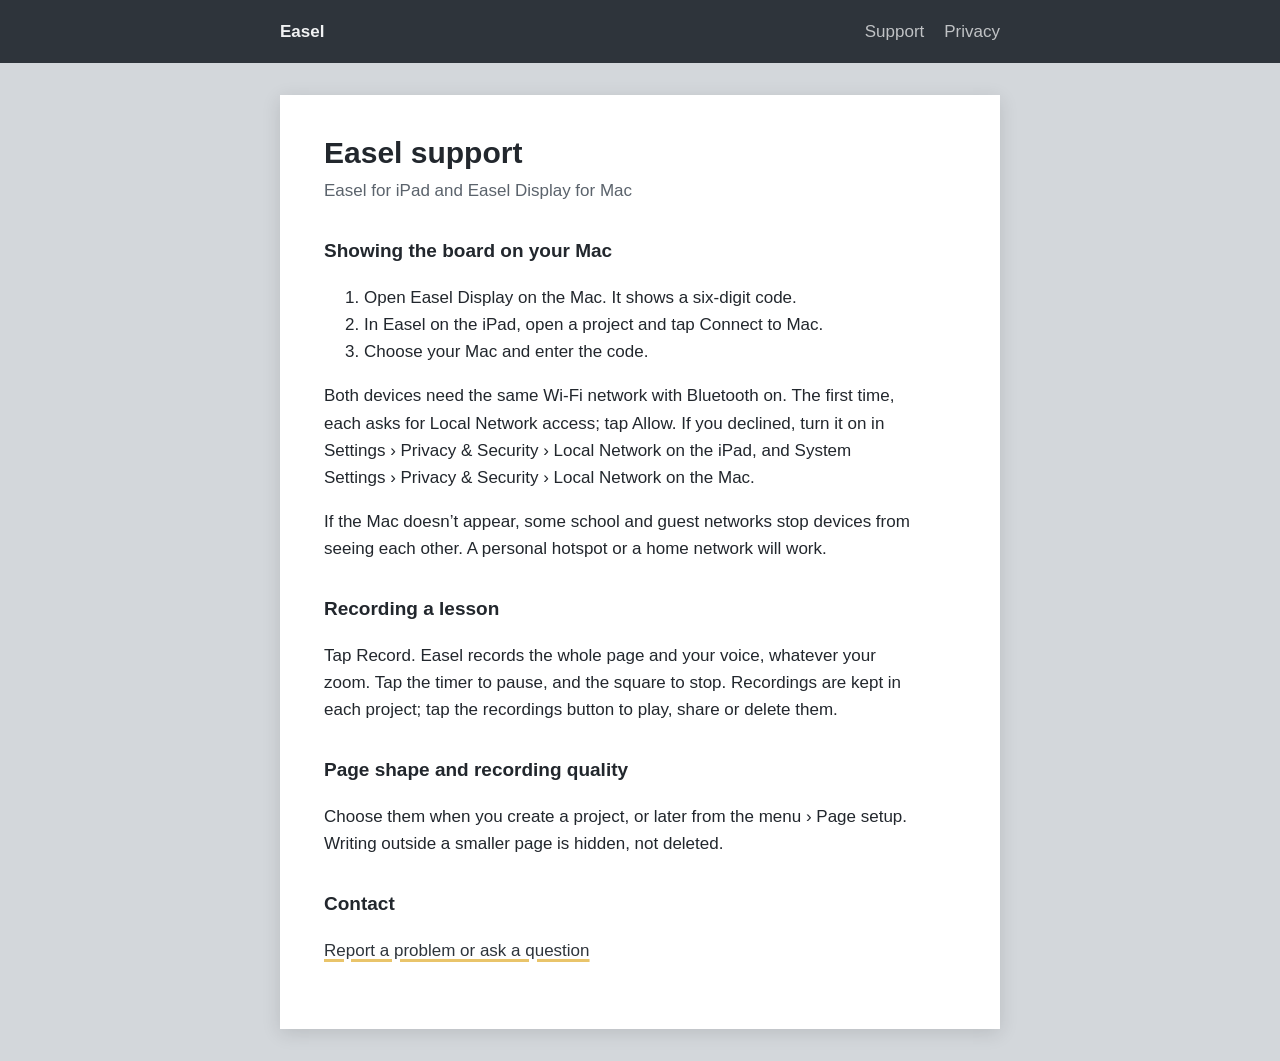
<file: index.html>
<!doctype html>
<html lang="en">
<head>
<meta charset="utf-8">
<meta name="viewport" content="width=device-width, initial-scale=1">
<title>Easel Support</title>
<link rel="stylesheet" href="style.css">
</head>
<body>
<header><div class="inner"><a href="./">Easel</a><nav><a href="./">Support</a><a href="privacy.html">Privacy</a></nav></div></header>
<main>
<h1>Easel support</h1>
<p class="updated">Easel for iPad and Easel Display for Mac</p>

<h2>Showing the board on your Mac</h2>
<ol>
<li>Open Easel Display on the Mac. It shows a six-digit code.</li>
<li>In Easel on the iPad, open a project and tap Connect to Mac.</li>
<li>Choose your Mac and enter the code.</li>
</ol>
<p>Both devices need the same Wi-Fi network with Bluetooth on. The first time, each asks for Local Network access; tap Allow. If you declined, turn it on in Settings › Privacy &amp; Security › Local Network on the iPad, and System Settings › Privacy &amp; Security › Local Network on the Mac.</p>
<p>If the Mac doesn’t appear, some school and guest networks stop devices from seeing each other. A personal hotspot or a home network will work.</p>

<h2>Recording a lesson</h2>
<p>Tap Record. Easel records the whole page and your voice, whatever your zoom. Tap the timer to pause, and the square to stop. Recordings are kept in each project; tap the recordings button to play, share or delete them.</p>

<h2>Page shape and recording quality</h2>
<p>Choose them when you create a project, or later from the menu › Page setup. Writing outside a smaller page is hidden, not deleted.</p>

<h2>Contact</h2>
<p><a href="https://github.com/leqijia/easel/issues/new">Report a problem or ask a question</a></p>
</main>
</body>
</html>
</file>
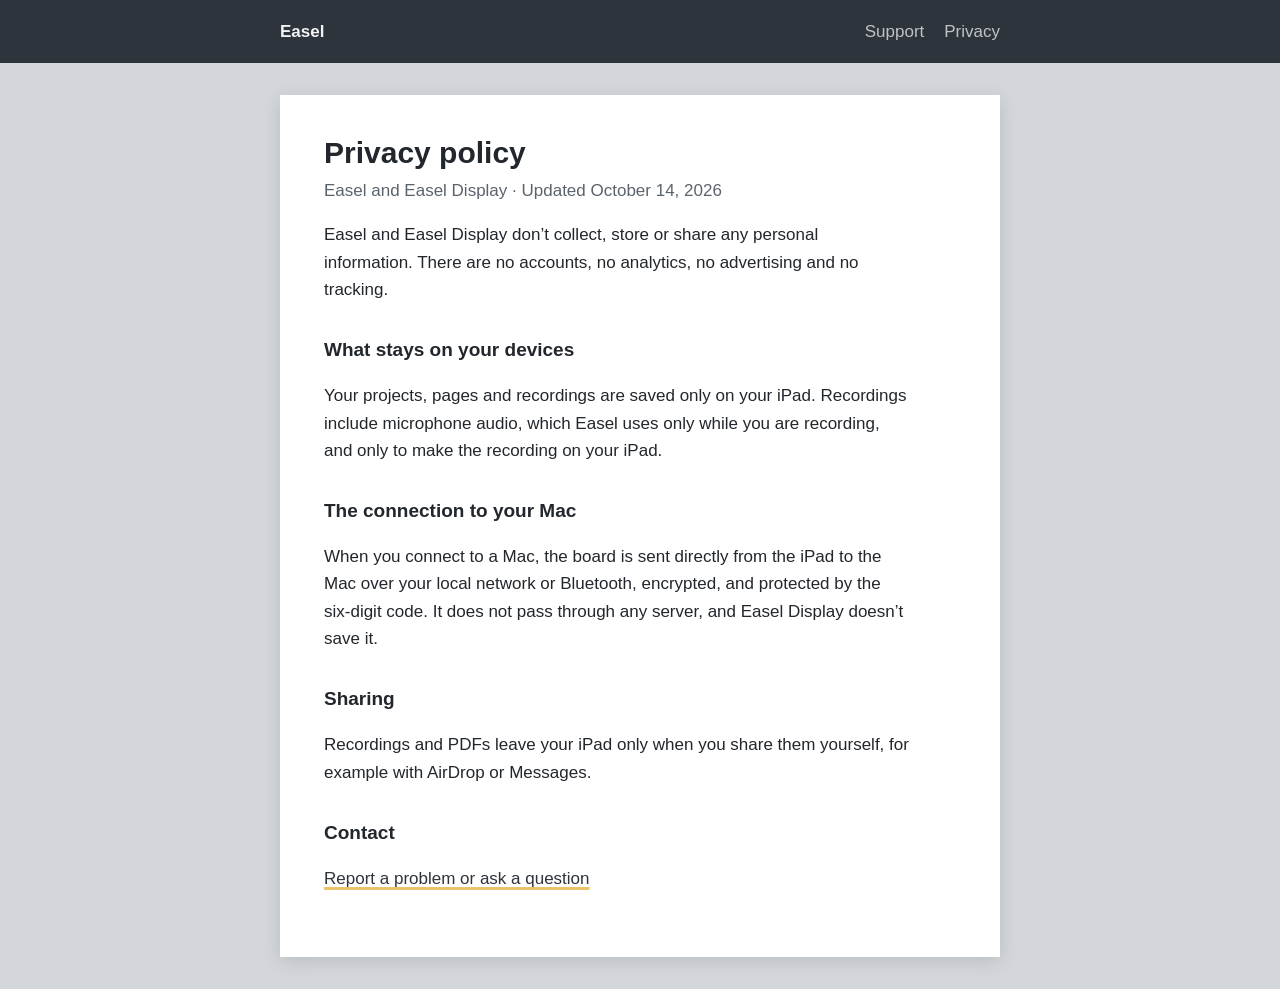
<file: privacy.html>
<!doctype html>
<html lang="en">
<head>
<meta charset="utf-8">
<meta name="viewport" content="width=device-width, initial-scale=1">
<title>Easel Privacy</title>
<link rel="stylesheet" href="style.css">
</head>
<body>
<header><div class="inner"><a href="./">Easel</a><nav><a href="./">Support</a><a href="privacy.html">Privacy</a></nav></div></header>
<main>
<h1>Privacy policy</h1>
<p class="updated">Easel and Easel Display · Updated October 14, 2026</p>

<p>Easel and Easel Display don’t collect, store or share any personal information. There are no accounts, no analytics, no advertising and no tracking.</p>

<h2>What stays on your devices</h2>
<p>Your projects, pages and recordings are saved only on your iPad. Recordings include microphone audio, which Easel uses only while you are recording, and only to make the recording on your iPad.</p>

<h2>The connection to your Mac</h2>
<p>When you connect to a Mac, the board is sent directly from the iPad to the Mac over your local network or Bluetooth, encrypted, and protected by the six-digit code. It does not pass through any server, and Easel Display doesn’t save it.</p>

<h2>Sharing</h2>
<p>Recordings and PDFs leave your iPad only when you share them yourself, for example with AirDrop or Messages.</p>

<h2>Contact</h2>
<p><a href="https://github.com/leqijia/easel/issues/new">Report a problem or ask a question</a></p>
</main>
</body>
</html>
</file>
<file: style.css>
:root { --graphite: #2E343B; --chalk: #F1F2F3; --desk: #D3D7DB; --ink: #22272D; --muted: #5B636C; --accent: #E9C46A; }
* { box-sizing: border-box; }
body { margin: 0; background: var(--desk); color: var(--ink); font: 17px/1.6 -apple-system, BlinkMacSystemFont, "Helvetica Neue", Helvetica, Arial, sans-serif; }
header { background: var(--graphite); color: var(--chalk); padding: 18px 16px; }
header .inner, main { max-width: 720px; margin: 0 auto; }
header a { color: var(--chalk); text-decoration: none; font-weight: 600; }
header nav a { font-weight: 400; opacity: .75; margin-left: 20px; }
header nav a:hover { opacity: 1; }
header .inner { display: flex; align-items: baseline; justify-content: space-between; }
main { background: #fff; margin: 32px auto; padding: 40px 44px 48px; box-shadow: 0 4px 18px rgba(0,0,0,.12); }
h1 { font-size: 30px; line-height: 1.2; margin: 0 0 6px; }
h2 { font-size: 19px; margin: 32px 0 6px; }
p, li { max-width: 62ch; }
.updated { color: var(--muted); margin-top: 0; }
a { color: var(--graphite); text-decoration-color: var(--accent); text-decoration-thickness: 3px; text-underline-offset: 3px; }
@media (max-width: 600px) { main { margin: 0; padding: 28px 16px 36px; box-shadow: none; } header nav a { margin-left: 14px; } }
</file>
